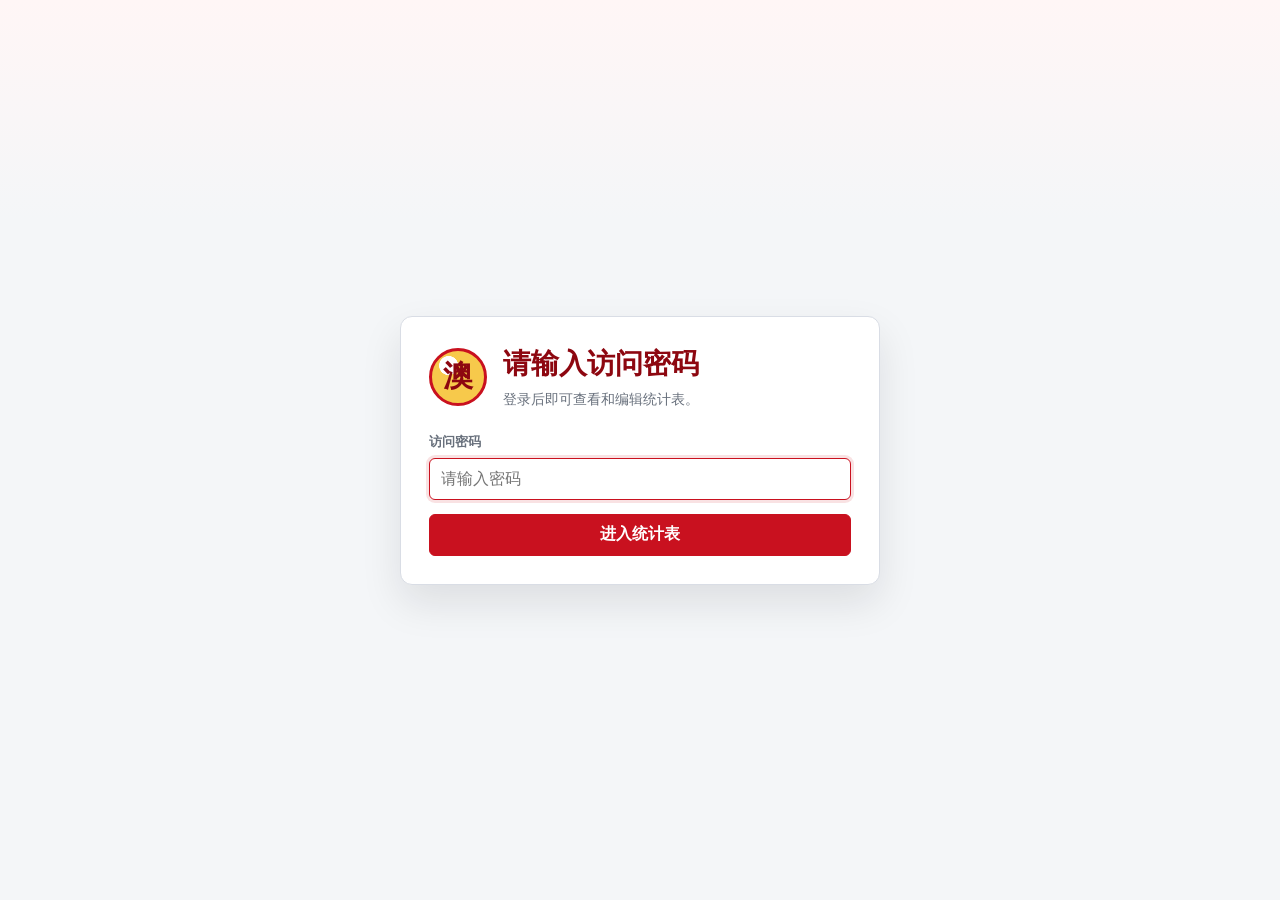
<file: index.html>
<!doctype html>
<html lang="zh-CN">
  <head>
    <meta charset="UTF-8" />
    <meta name="viewport" content="width=device-width, initial-scale=1.0" />
    <title>新澳门六合彩开奖统计表</title>
    <link rel="stylesheet" href="styles.css?v=20260630-3" />
  </head>
  <body>
    <header class="site-header">
      <div class="topline">
        <span id="todayLabel"></span>
        <button id="logoutButton" type="button" class="topline-button" hidden>退出登录</button>
      </div>
      <div class="brand-bar">
        <div class="brand-mark">澳</div>
        <div>
          <h1>新澳门六合彩开奖统计表</h1>
        </div>
      </div>
      <nav class="nav-tabs" aria-label="页面栏目">
        <a href="#records" class="active">开奖记录</a>
        <a href="#picker">挑码助手</a>
      </nav>
    </header>

    <main class="page-shell">
      <div id="recordsView" class="page-view" data-view="records">
        <section id="records" class="panel">
          <div class="section-heading">
            <div>
              <h2>开奖记录</h2>
              <p>添加或删除每期开奖结果，号码会自动生成波色与生肖展示。</p>
            </div>
          </div>

          <form id="recordForm" class="record-form">
            <label>
              <span>期号</span>
              <input id="issueInput" type="text" inputmode="numeric" placeholder="例如 20260620" required />
            </label>
            <label>
              <span>开奖日期</span>
              <input id="dateInput" type="date" required />
            </label>
            <label>
              <span>平码 1-6</span>
              <input id="regularInput" type="text" placeholder="01, 08, 16, 23, 31, 45" required />
            </label>
            <label>
              <span>特码</span>
              <input id="specialInput" type="text" inputmode="numeric" placeholder="49" required />
            </label>
            <button type="submit" class="primary-button">新增记录</button>
          </form>

          <div class="table-wrap">
            <table class="draw-table">
              <colgroup id="recordColGroup"></colgroup>
              <thead>
                <tr id="recordHeadRow"></tr>
              </thead>
              <tbody id="recordBody"></tbody>
            </table>
          </div>
          <div id="recordPagination" class="record-pagination" aria-label="开奖记录分页"></div>
        </section>

        <section id="projects" class="panel">
          <div class="section-heading">
            <div>
              <h2>统计项目管理</h2>
              <p>新增后会自动追加到“特码相加”后面。</p>
            </div>
          </div>

          <form id="projectForm" class="project-form">
            <label class="project-input-wrap">
              <input id="projectInput" type="text" placeholder="例如 特码尾数+1" required />
            </label>
            <button type="submit" class="primary-button">新增项目</button>
          </form>

          <div class="project-tags-panel">
            <span class="project-tags-title">已添加项目</span>
            <div class="project-list" id="projectList" aria-live="polite"></div>
          </div>
        </section>
      </div>

      <div id="pickerView" class="page-view" data-view="picker" hidden>
        <section id="picker" class="panel picker-page-panel">
          <div class="picker-result-heading">
            <div class="picker-result-title-wrap">
              <span class="picker-result-title-bar" aria-hidden="true"></span>
              <h2>挑码结果</h2>
            </div>
          </div>

          <div class="picker-result-stage">
            <div class="picker-result-frame picker-result-stack-frame">
              <section class="picker-result-pane">
                <div class="picker-pane-body">
                  <textarea id="draftBoard" class="picker-draft-input" spellcheck="false" aria-label="草稿区"></textarea>
                </div>
              </section>
              <section class="picker-result-pane">
                <div class="picker-pane-body">
                  <div id="resultBoard" class="picker-result-board" aria-label="挑码结果显示"></div>
                </div>
              </section>
            </div>
          </div>

          <div class="picker-filter-panel">
            <div id="filterGroups" class="filter-groups"></div>
          </div>
        </section>
      </div>
    </main>

    <div id="projectValueModal" class="modal-backdrop" hidden>
      <div class="modal-card" role="dialog" aria-modal="true" aria-labelledby="modalTitle">
        <div class="modal-header">
          <div>
            <h3 id="modalTitle">编辑统计项目</h3>
            <p id="modalMeta"></p>
          </div>
          <button id="closeModalBtn" class="modal-close-button" type="button" aria-label="关闭弹窗">关闭</button>
        </div>

        <form id="projectValueForm" class="modal-form">
          <label>
            <span>项目值</span>
            <input id="modalValueInput" type="text" placeholder="请输入该项目的值" />
          </label>

          <fieldset class="mark-field">
            <legend>对错标识</legend>
            <label class="mark-option">
              <input type="radio" name="projectMark" value="" checked />
              <span>未标识</span>
            </label>
            <label class="mark-option">
              <input type="radio" name="projectMark" value="right" />
              <span>对</span>
            </label>
            <label class="mark-option">
              <input type="radio" name="projectMark" value="wrong" />
              <span>错</span>
            </label>
          </fieldset>

          <div class="modal-actions">
            <button id="clearModalBtn" type="button" class="ghost-button">清空</button>
            <button id="cancelModalBtn" type="button" class="ghost-button">取消</button>
            <button type="submit" class="primary-button">保存</button>
          </div>
        </form>
      </div>
    </div>

    <script src="official-records-2026.js?v=20260628-9"></script>
    <script src="app.js?v=20260630-6"></script>
  </body>
</html>
</file>
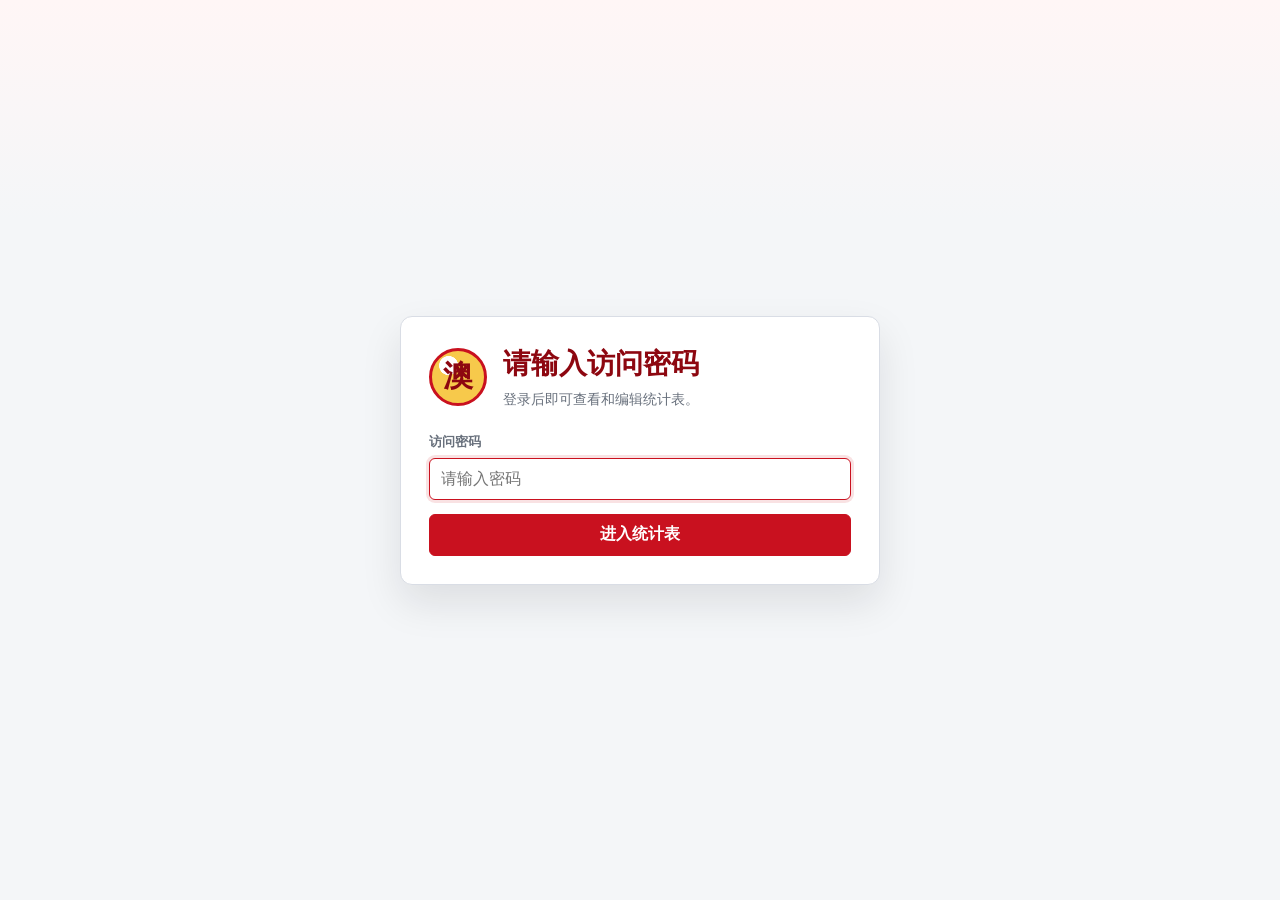
<file: login/index.html>
<!doctype html>
<html lang="zh-CN">
  <head>
    <meta charset="UTF-8" />
    <meta name="viewport" content="width=device-width, initial-scale=1.0" />
    <title>登录 - 新澳门六合彩开奖统计表</title>
    <link rel="stylesheet" href="../styles.css?v=20260630-3" />
  </head>
  <body class="login-body">
    <main class="login-shell">
      <section class="login-panel" aria-labelledby="loginTitle">
        <div class="login-brand">
          <div class="brand-mark">澳</div>
          <div>
            <h1 id="loginTitle">请输入访问密码</h1>
            <p>登录后即可查看和编辑统计表。</p>
          </div>
        </div>

        <form id="loginForm" class="login-form">
          <label>
            <span>访问密码</span>
            <input id="passwordInput" type="password" placeholder="请输入密码" autocomplete="current-password" required />
          </label>
          <button type="submit" class="primary-button">进入统计表</button>
          <p id="loginError" class="login-error" hidden></p>
        </form>
      </section>
    </main>

    <script src="./login.js?v=20260630-3"></script>
  </body>
</html>
</file>
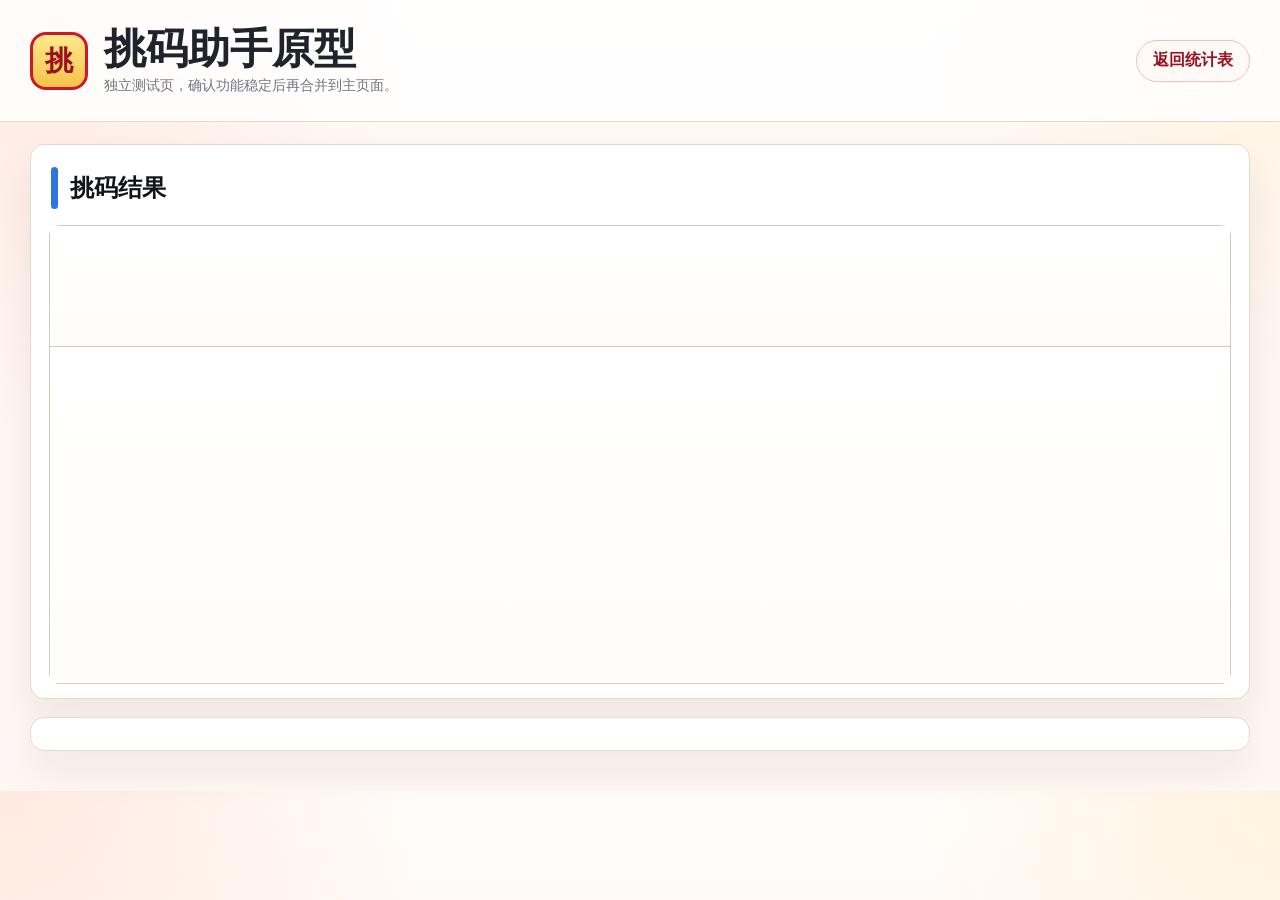
<file: picker/index.html>
<!doctype html>
<html lang="zh-CN">
  <head>
    <meta charset="UTF-8" />
    <meta name="viewport" content="width=device-width, initial-scale=1.0" />
    <title>挑码助手原型</title>
    <link rel="stylesheet" href="picker.css?v=20260629-27" />
  </head>
  <body>
    <header class="picker-header">
      <div class="picker-brand">
        <div class="picker-mark">挑</div>
        <div>
          <h1>挑码助手原型</h1>
          <p>独立测试页，确认功能稳定后再合并到主页面。</p>
        </div>
      </div>
      <a class="picker-backlink" href="../index.html">返回统计表</a>
    </header>

    <main class="picker-shell">
      <section class="picker-panel result-panel">
        <div class="result-heading">
          <div class="result-title-wrap">
            <span class="result-title-bar" aria-hidden="true"></span>
            <h2>挑码结果</h2>
          </div>
        </div>

        <div class="result-stage">
          <div class="result-frame result-stack-frame">
            <section class="result-pane draft-pane">
              <div class="pane-body draft-body">
                <textarea id="draftBoard" class="draft-input" spellcheck="false" aria-label="草稿区"></textarea>
              </div>
            </section>
            <section class="result-pane output-pane">
              <div class="pane-body output-body">
                <div id="resultBoard" class="result-board" aria-label="功能区结果显示"></div>
              </div>
            </section>
          </div>
        </div>
      </section>

      <section class="picker-panel">
        <div id="filterGroups" class="filter-groups"></div>
      </section>

    </main>

    <script type="module" src="picker.js?v=20260629-27"></script>
  </body>
</html>
</file>
<file: styles.css>
:root {
  color-scheme: light;
  --red: #c9111f;
  --deep-red: #8d0710;
  --gold: #f7c94b;
  --ink: #202124;
  --muted: #68707c;
  --line: #d9dde5;
  --paper: #ffffff;
  --bg: #f4f6f8;
  --blue: #1d6fe8;
  --green: #159957;
  --shadow: 0 10px 30px rgba(20, 24, 32, 0.08);
}

* {
  box-sizing: border-box;
}

html {
  scroll-behavior: smooth;
}

body {
  margin: 0;
  font-family: "Microsoft YaHei", "PingFang SC", Arial, sans-serif;
  color: var(--ink);
  background:
    linear-gradient(180deg, #fff6f6 0, #f4f6f8 220px),
    var(--bg);
}

button,
input,
select {
  font: inherit;
}

button {
  cursor: pointer;
}

.site-header {
  background: var(--paper);
  border-bottom: 1px solid var(--line);
  box-shadow: var(--shadow);
}

.topline {
  display: flex;
  justify-content: flex-end;
  align-items: center;
  gap: 16px;
  padding: 8px max(18px, calc((100vw - 1180px) / 2));
  color: #fff;
  background: var(--deep-red);
  font-size: 14px;
}

.topline-button {
  min-height: 30px;
  padding: 0 12px;
  border: 1px solid rgba(255, 255, 255, 0.28);
  border-radius: 999px;
  background: rgba(255, 255, 255, 0.08);
  color: #fff;
  font-weight: 700;
}

.topline-button:hover {
  background: rgba(255, 255, 255, 0.16);
}

.brand-bar {
  display: flex;
  align-items: center;
  gap: 14px;
  max-width: 1180px;
  margin: 0 auto;
  padding: 22px 18px;
}

.brand-mark {
  display: grid;
  width: 58px;
  height: 58px;
  place-items: center;
  border-radius: 50%;
  color: var(--deep-red);
  background: radial-gradient(circle at 32% 28%, #fff 0 18%, var(--gold) 19% 100%);
  border: 3px solid var(--red);
  font-size: 30px;
  font-weight: 800;
}

.brand-bar h1 {
  margin: 0;
  font-size: clamp(24px, 4vw, 38px);
  line-height: 1.15;
  letter-spacing: 0;
}

.nav-tabs {
  display: flex;
  gap: 2px;
  max-width: 1180px;
  margin: 0 auto;
  padding: 0 18px;
  overflow-x: auto;
}

.nav-tabs a {
  min-width: 96px;
  padding: 13px 18px;
  color: var(--ink);
  text-align: center;
  text-decoration: none;
  border: 1px solid var(--line);
  border-bottom: 0;
  border-radius: 6px 6px 0 0;
  background: #f9fafc;
  font-weight: 700;
  white-space: nowrap;
}

.nav-tabs a.active,
.nav-tabs a:hover {
  color: #fff;
  background: var(--red);
  border-color: var(--red);
}

.page-shell {
  width: min(1180px, calc(100% - 28px));
  margin: 18px auto 34px;
}

.panel {
  background: var(--paper);
  border: 1px solid var(--line);
  border-radius: 8px;
}

.panel {
  margin-top: 18px;
  overflow: hidden;
  box-shadow: var(--shadow);
}

.section-heading {
  display: flex;
  align-items: center;
  justify-content: space-between;
  gap: 16px;
  padding: 16px 18px;
  background: linear-gradient(180deg, #fff 0, #fff8f8 100%);
  border-bottom: 1px solid var(--line);
}

.section-heading h2 {
  margin: 0;
  color: var(--deep-red);
  font-size: 22px;
  letter-spacing: 0;
}

.section-heading p {
  margin: 6px 0 0;
  color: var(--muted);
  font-size: 14px;
}

.record-form,
.project-form {
  display: grid;
  grid-template-columns: 1fr 1fr 2fr 1fr auto;
  gap: 12px;
  padding: 16px 18px;
  border-bottom: 1px solid var(--line);
}

.project-form {
  grid-template-columns: minmax(260px, 1fr) auto;
  align-items: end;
}

.project-input-wrap {
  gap: 0;
}

label {
  display: grid;
  gap: 7px;
}

label span {
  color: var(--muted);
  font-size: 13px;
  font-weight: 700;
}

input {
  width: 100%;
  min-height: 42px;
  padding: 9px 11px;
  border: 1px solid #cbd1dc;
  border-radius: 6px;
  background: #fff;
  outline: none;
}

input:focus {
  border-color: var(--red);
  box-shadow: 0 0 0 3px rgba(201, 17, 31, 0.12);
}

.primary-button,
.ghost-button,
.danger-button {
  min-height: 42px;
  padding: 0 16px;
  border-radius: 6px;
  border: 1px solid transparent;
  font-weight: 800;
  white-space: nowrap;
}

.primary-button {
  align-self: end;
  color: #fff;
  background: var(--red);
  border-color: var(--red);
}

.primary-button:hover {
  background: var(--deep-red);
  border-color: var(--deep-red);
}

.ghost-button {
  color: var(--deep-red);
  background: #fff7f7;
  border-color: #f0b9bf;
}

.danger-button {
  min-height: 32px;
  padding: 0 14px;
  color: #fff;
  background: #424b57;
}

.table-wrap {
  overflow-x: auto;
  padding: 0 14px 12px;
}

.draw-table {
  width: auto;
  min-width: 0;
  margin: 0 auto;
  border-collapse: collapse;
  table-layout: auto;
}

.col-issue {
  width: 92px;
}

.col-date {
  width: 112px;
}

.col-regular {
  width: 272px;
}

.col-special {
  width: 58px;
}

.col-tag {
  width: 64px;
}

.col-sum {
  width: 82px;
}

.col-project {
  width: 96px;
}

.col-action {
  width: 64px;
}

.draw-table th,
.draw-table td {
  padding: 12px 6px;
  border-bottom: 1px solid var(--line);
  text-align: center;
  vertical-align: middle;
}

.draw-table th {
  color: #fff;
  background: var(--red);
  font-size: 15px;
}

.draw-table th:first-child {
  border-top-left-radius: 6px;
}

.draw-table th:last-child {
  border-top-right-radius: 6px;
}

.draw-table tbody tr:nth-child(even) {
  background: #fbfcfe;
}

.draw-table tbody tr:hover {
  background: #fff9e8;
}

.balls {
  display: flex;
  justify-content: center;
  gap: 6px;
  flex-wrap: nowrap;
  white-space: nowrap;
}

.ball-pair {
  display: grid;
  justify-items: center;
  gap: 3px;
}

.ball {
  display: grid;
  width: 32px;
  height: 32px;
  place-items: center;
  border-radius: 50%;
  color: #fff;
  font-weight: 900;
  box-shadow: inset 0 -3px 0 rgba(0, 0, 0, 0.18);
}

.ball.red {
  background: var(--red);
}

.ball.blue {
  background: var(--blue);
}

.ball.green {
  background: var(--green);
}

.zodiac {
  font-size: 12px;
  line-height: 1;
  font-weight: 800;
}

.zodiac.red {
  color: var(--red);
}

.zodiac.blue {
  color: var(--blue);
}

.zodiac.green {
  color: var(--green);
}

.special-cell .ball {
  width: 38px;
  height: 38px;
  border: 3px solid var(--gold);
}

.badge {
  display: inline-grid;
  min-width: 46px;
  min-height: 26px;
  place-items: center;
  padding: 4px 10px;
  border-radius: 999px;
  color: var(--deep-red);
  background: #fff0f1;
  border: 1px solid #f0b9bf;
  font-weight: 800;
}

.project-value-button {
  position: relative;
  display: inline-grid;
  place-items: center;
  min-width: 86px;
  min-height: 34px;
  padding: 7px 12px;
  border: 1px solid #d8dce5;
  border-radius: 6px;
  background: #fff;
  color: var(--ink);
  font-weight: 700;
}

.project-value-button.empty {
  color: var(--muted);
  background: #fbfcfe;
}

.project-value-button.filled {
  color: var(--deep-red);
  background: #fff6f6;
  border-color: #f0b9bf;
}

.project-value-button:hover {
  border-color: var(--red);
  box-shadow: 0 0 0 3px rgba(201, 17, 31, 0.08);
}

.project-value-text {
  min-width: 0;
  max-width: 100%;
  overflow: hidden;
  text-overflow: ellipsis;
  line-height: 1.15;
}

.project-mark {
  position: absolute;
  top: -7px;
  right: -7px;
  display: inline-grid;
  width: 18px;
  height: 18px;
  place-items: center;
  border-radius: 50%;
  color: #fff;
  border: 1px solid #fff;
  font-size: 10px;
  font-weight: 900;
  line-height: 1;
  box-shadow: 0 1px 4px rgba(20, 24, 32, 0.2);
}

.project-mark.right {
  background: var(--green);
}

.project-mark.wrong {
  background: var(--red);
}

.modal-backdrop {
  position: fixed;
  inset: 0;
  display: grid;
  place-items: center;
  padding: 16px;
  background: rgba(20, 24, 32, 0.42);
  z-index: 50;
}

.modal-backdrop[hidden] {
  display: none !important;
}

.modal-card {
  width: min(460px, 100%);
  background: var(--paper);
  border-radius: 8px;
  border: 1px solid var(--line);
  box-shadow: 0 18px 50px rgba(20, 24, 32, 0.22);
}

.modal-header {
  display: flex;
  align-items: flex-start;
  justify-content: space-between;
  gap: 14px;
  padding: 18px 18px 14px;
  border-bottom: 1px solid var(--line);
}

.modal-header h3 {
  margin: 0;
  color: var(--deep-red);
  font-size: 20px;
}

.modal-header p {
  margin: 6px 0 0;
  color: var(--muted);
  font-size: 14px;
}

.modal-close-button {
  min-height: 34px;
  padding: 0 12px;
  border: 1px solid #d8dce5;
  border-radius: 6px;
  background: #fff;
  color: var(--muted);
  font-weight: 700;
}

.modal-form {
  display: grid;
  gap: 16px;
  padding: 18px;
}

.mark-field {
  display: flex;
  align-items: center;
  gap: 10px;
  min-width: 0;
  margin: 0;
  padding: 12px;
  border: 1px solid #e4e8ef;
  border-radius: 6px;
  background: #fbfcfe;
}

.mark-field legend {
  padding: 0 6px;
  color: var(--muted);
  font-size: 13px;
  font-weight: 700;
}

.mark-option {
  display: inline-flex;
  align-items: center;
  gap: 5px;
  min-height: 30px;
  padding: 0 10px;
  border: 1px solid #d8dce5;
  border-radius: 999px;
  background: #fff;
  color: var(--ink);
  font-weight: 800;
}

.mark-option input {
  width: 14px;
  min-height: 14px;
  margin: 0;
  accent-color: var(--red);
}

.mark-option span {
  color: inherit;
  font-size: 13px;
}

.modal-actions {
  display: flex;
  justify-content: flex-end;
  gap: 10px;
}

.project-list {
  display: flex;
  flex-wrap: wrap;
  gap: 10px;
}

.project-tags-panel {
  display: grid;
  gap: 12px;
  padding: 14px 18px 18px;
  border-top: 1px solid var(--line);
  background: linear-gradient(180deg, #fffdfd 0, #fff8f8 100%);
}

.project-tags-title {
  color: var(--deep-red);
  font-size: 12px;
  font-weight: 700;
  letter-spacing: 0;
}

.project-chip {
  display: inline-flex;
  align-items: center;
  gap: 8px;
  min-height: 32px;
  padding: 0 8px 0 12px;
  border: 1px solid #efb8bf;
  border-radius: 999px;
  background: #fff5f6;
}

.project-chip strong {
  color: var(--deep-red);
  font-size: 14px;
  font-weight: 800;
}

.chip-remove-button {
  display: grid;
  width: 20px;
  height: 20px;
  place-items: center;
  padding: 0;
  border: 1px solid #efb8bf;
  border-radius: 50%;
  background: #fff;
  color: var(--deep-red);
  font-size: 13px;
  line-height: 1;
  font-weight: 800;
}

.chip-remove-button:hover {
  border-color: var(--red);
  background: #ffe8ea;
}

.record-pagination {
  display: flex;
  align-items: center;
  justify-content: center;
  flex-wrap: wrap;
  gap: 10px;
  padding: 6px 18px 18px;
}

.page-summary {
  color: var(--muted);
  font-size: 13px;
  font-weight: 700;
  white-space: nowrap;
}

.page-numbers {
  display: flex;
  flex-wrap: wrap;
  justify-content: center;
  gap: 8px;
}

.page-button {
  min-width: 38px;
  min-height: 34px;
  padding: 0 12px;
  border: 1px solid #d8dce5;
  border-radius: 6px;
  background: #fff;
  color: var(--ink);
  font-weight: 700;
}

.page-button.active {
  color: #fff;
  background: var(--red);
  border-color: var(--red);
}

.page-button.nav {
  min-width: 74px;
}

.page-button:disabled {
  cursor: default;
  opacity: 0.45;
}

.empty-state {
  display: flex;
  align-items: center;
  justify-content: center;
  min-height: 38px;
  padding: 8px 12px;
  border: 1px solid var(--line);
  border-radius: 6px;
  background: #fbfcfe;
}

.empty-state {
  color: var(--muted);
  text-align: center;
}

.empty-state.compact {
  width: fit-content;
  min-width: 96px;
  border-color: #efb8bf;
  color: var(--deep-red);
  background: #fff5f6;
}

.login-body {
  min-height: 100vh;
  display: grid;
  place-items: center;
  padding: 24px;
}

.login-shell {
  width: min(480px, 100%);
}

.login-panel {
  padding: 28px;
  border: 1px solid var(--line);
  border-radius: 12px;
  background: var(--paper);
  box-shadow: 0 18px 40px rgba(20, 24, 32, 0.1);
}

.login-brand {
  display: flex;
  align-items: center;
  gap: 16px;
  margin-bottom: 24px;
}

.login-brand h1 {
  margin: 0;
  color: var(--deep-red);
  font-size: 28px;
}

.login-brand p {
  margin: 8px 0 0;
  color: var(--muted);
  font-size: 14px;
}

.login-form {
  display: grid;
  gap: 14px;
}

.login-form .primary-button {
  width: 100%;
}

.login-error {
  margin: 0;
  padding: 10px 12px;
  border: 1px solid #efb8bf;
  border-radius: 6px;
  color: var(--deep-red);
  background: #fff5f6;
  font-size: 14px;
}

@media (max-width: 900px) {
  .record-form {
    grid-template-columns: 1fr 1fr;
  }

  .record-form .primary-button {
    grid-column: 1 / -1;
  }

}

@media (max-width: 640px) {
  .topline {
    flex-direction: column;
    align-items: flex-start;
  }

  .brand-bar {
    align-items: flex-start;
  }

  .brand-mark {
    width: 48px;
    height: 48px;
    font-size: 24px;
    flex: 0 0 auto;
  }

  .record-form,
  .project-form {
    grid-template-columns: 1fr;
  }

  .project-tags-panel {
    padding-top: 12px;
  }

  .record-pagination {
    flex-direction: column;
  }

  .modal-actions {
    flex-direction: column;
  }

  .modal-actions .ghost-button,
  .modal-actions .primary-button,
  .modal-close-button {
    width: 100%;
  }

.project-form .primary-button {
    width: 100%;
  }

  .login-panel {
    padding: 22px 18px;
  }

  .login-brand {
    align-items: flex-start;
  }
}

.picker-page-panel {
  overflow: hidden;
}

.picker-result-heading {
  display: flex;
  align-items: flex-end;
  justify-content: space-between;
  gap: 18px;
  padding: 22px 20px 16px;
  border-bottom: 1px solid var(--line);
  background: linear-gradient(180deg, #fff 0, #fff8f8 100%);
}

.picker-result-title-wrap {
  display: inline-flex;
  align-items: center;
  gap: 12px;
}

.picker-result-title-bar {
  width: 7px;
  height: 42px;
  border-radius: 999px;
  background: var(--blue);
}

.picker-result-heading h2 {
  margin: 0;
  color: var(--ink);
  font-size: 24px;
}

.picker-result-stage {
  padding: 18px 18px 14px;
}

.picker-result-frame {
  display: grid;
  padding: 0;
  border: 1px solid #d8c9bf;
  border-radius: 10px;
  background: #fff;
}

.picker-result-stack-frame {
  grid-template-rows: 120px auto;
}

.picker-result-pane {
  min-height: 0;
}

.picker-result-pane + .picker-result-pane {
  border-top: 1px solid #d8c9bf;
}

.picker-pane-body {
  position: relative;
  min-height: 0;
  height: 100%;
}

.picker-draft-input {
  width: 100%;
  min-height: 120px;
  height: 100%;
  padding: 14px 16px;
  border: 0;
  resize: none;
  outline: none;
  background: linear-gradient(180deg, #fff 0, #fffdfb 100%);
  color: var(--ink);
  font-size: 15px;
  line-height: 1.55;
}

.picker-result-board {
  display: grid;
  align-content: flex-start;
  min-height: 336px;
  padding: 0 2px;
  background: linear-gradient(180deg, #fff 0, #fffdfa 100%);
}

.picker-filter-panel {
  border-top: 1px solid var(--line);
  background: linear-gradient(180deg, #fff 0, #fff8f8 100%);
}

.filter-groups {
  display: grid;
  gap: 12px;
  padding: 14px 18px 18px;
}

.filter-group {
  display: grid;
  gap: 14px;
}

.filter-group-head {
  display: flex;
  align-items: center;
  justify-content: space-between;
  gap: 12px;
}

.filter-group-head strong {
  color: var(--ink);
  font-size: 22px;
  line-height: 1.1;
}

.filter-clear-button {
  min-width: 82px;
  min-height: 44px;
  padding: 0 18px;
  border: 2px solid #f0c2bb;
  border-radius: 999px;
  color: var(--deep-red);
  background: #fff9f7;
  font-size: 20px;
  font-weight: 900;
}

.filter-option-row {
  display: flex;
  flex-wrap: wrap;
  gap: 14px;
}

.filter-option {
  min-width: 64px;
  min-height: 46px;
  padding: 0 16px;
  border: 2px solid #d9dde6;
  border-radius: 999px;
  background: #fff;
  color: var(--ink);
  font-size: 20px;
  font-weight: 900;
}

.filter-option.active {
  color: #fff;
  background: var(--red);
  border-color: var(--red);
}

.zodiac-grid {
  display: grid;
  grid-template-columns: 1fr 1fr;
  min-height: 336px;
}

.zodiac-cell {
  display: grid;
  grid-template-columns: 38px 1fr;
  align-items: stretch;
  min-height: 56px;
  border-bottom: 1px solid #eadcd2;
}

.zodiac-cell:nth-child(odd) {
  border-right: 1px solid #eadcd2;
}

.zodiac-cell:nth-last-child(-n + 2) {
  border-bottom: 0;
}

.zodiac-name {
  display: grid;
  place-items: center;
  border-right: 1px solid #efe2d8;
  background: #fffdfc;
  font-size: 16px;
  font-weight: 800;
}

.zodiac-name.zodiac-red {
  color: var(--red);
}

.zodiac-name.zodiac-blue {
  color: var(--blue);
}

.zodiac-name.zodiac-green {
  color: var(--green);
}

.zodiac-values {
  display: flex;
  flex-wrap: wrap;
  align-content: center;
  justify-content: center;
  gap: 14px;
  min-height: 56px;
  padding: 8px 12px;
}

.result-chip {
  position: relative;
  display: inline-grid;
  width: 32px;
  height: 32px;
  place-items: center;
  padding: 0;
  border: 0;
  border-radius: 50%;
  color: #fff;
  font-size: 16px;
  font-weight: 900;
  box-shadow: inset 0 -3px 0 rgba(0, 0, 0, 0.18);
}

.result-chip.red {
  background: var(--red);
}

.result-chip.blue {
  background: var(--blue);
}

.result-chip.green {
  background: var(--green);
}

.result-chip-label {
  line-height: 1;
}

.result-chip-remove {
  position: absolute;
  top: -7px;
  right: -7px;
  display: grid;
  width: 15px;
  height: 15px;
  place-items: center;
  border: 1px solid rgba(204, 24, 40, 0.28);
  border-radius: 50%;
  color: var(--deep-red);
  background: #fff;
  font-size: 11px;
  font-weight: 900;
  line-height: 1;
  box-shadow: 0 1px 4px rgba(20, 24, 32, 0.14);
}

.result-empty-line {
  display: block;
  width: 76px;
  height: 1px;
  border-radius: 999px;
  background: rgba(217, 201, 191, 0.55);
}

@media (max-width: 680px) {
  .picker-result-stage {
    padding: 14px 14px 12px;
  }

  .picker-result-stack-frame {
    grid-template-rows: 110px auto;
  }

  .picker-draft-input {
    min-height: 110px;
  }

  .picker-result-board,
  .zodiac-grid {
    min-height: 228px;
  }

  .zodiac-cell {
    grid-template-columns: 28px 1fr;
    min-height: 46px;
  }

  .zodiac-name {
    font-size: 14px;
  }

  .zodiac-values {
    min-height: 46px;
    padding: 6px;
    gap: 10px;
  }

  .result-chip {
    width: 28px;
    height: 28px;
    font-size: 14px;
  }

  .result-chip-remove {
    top: -6px;
    right: -6px;
    width: 14px;
    height: 14px;
    font-size: 10px;
  }
}
</file>
<file: picker/picker.css>
:root {
  color-scheme: light;
  --bg: #fff7f3;
  --panel: #ffffff;
  --line: #e7d8d0;
  --ink: #1f232b;
  --muted: #6d747f;
  --red: #cc1828;
  --deep-red: #98111d;
  --gold: #f5c349;
  --green: #1d9b5d;
  --blue: #2d74de;
  --soft: #fff1ec;
  --shadow: 0 18px 40px rgba(48, 20, 15, 0.08);
}

* {
  box-sizing: border-box;
}

body {
  margin: 0;
  font-family: "Microsoft YaHei", "PingFang SC", Arial, sans-serif;
  color: var(--ink);
  background:
    radial-gradient(circle at top left, #ffe9df 0, transparent 28%),
    radial-gradient(circle at top right, #fff3df 0, transparent 24%),
    linear-gradient(180deg, #fffdfa 0, var(--bg) 220px);
}

button,
input {
  font: inherit;
}

button {
  cursor: pointer;
}

.picker-header {
  display: flex;
  align-items: center;
  justify-content: space-between;
  gap: 18px;
  padding: 26px max(20px, calc((100vw - 1220px) / 2));
  border-bottom: 1px solid var(--line);
  background: rgba(255, 255, 255, 0.8);
  backdrop-filter: blur(12px);
}

.picker-brand {
  display: flex;
  align-items: center;
  gap: 16px;
}

.picker-mark {
  display: grid;
  width: 58px;
  height: 58px;
  place-items: center;
  border-radius: 16px;
  color: var(--deep-red);
  background: linear-gradient(180deg, #ffe98c 0, var(--gold) 100%);
  border: 3px solid var(--red);
  font-size: 28px;
  font-weight: 900;
}

.picker-brand h1,
.panel-heading h2 {
  margin: 0;
}

.picker-brand h1 {
  font-size: clamp(28px, 3.6vw, 42px);
  line-height: 1.08;
}

.picker-brand p {
  margin: 6px 0 0;
  color: var(--muted);
  font-size: 14px;
}

.picker-backlink {
  display: inline-flex;
  align-items: center;
  min-height: 42px;
  padding: 0 16px;
  border: 1px solid #efc1b9;
  border-radius: 999px;
  color: var(--deep-red);
  background: #fffaf8;
  text-decoration: none;
  font-weight: 800;
}

.picker-shell {
  width: min(1220px, calc(100% - 28px));
  margin: 22px auto 40px;
  display: grid;
  gap: 18px;
}

.result-panel {
  border-top: 3px solid var(--gold);
}

.picker-panel {
  background: var(--panel);
  border: 1px solid var(--line);
  border-radius: 14px;
  box-shadow: var(--shadow);
  overflow: hidden;
}

.panel-heading {
  display: flex;
  align-items: flex-start;
  justify-content: space-between;
  gap: 16px;
  padding: 18px 20px;
  border-bottom: 1px solid var(--line);
  background: linear-gradient(180deg, #fff 0, #fff6f2 100%);
}

.panel-heading.compact {
  align-items: center;
}

.result-heading {
  display: flex;
  align-items: flex-end;
  justify-content: space-between;
  gap: 18px;
  padding: 22px 20px 16px;
}

.result-title-wrap {
  display: inline-flex;
  align-items: center;
  gap: 12px;
}

.result-title-bar {
  width: 7px;
  height: 42px;
  border-radius: 999px;
  background: var(--blue);
}

.result-heading h2 {
  margin: 0;
  color: #11151b;
  font-size: 24px;
}

.panel-heading h2 {
  color: var(--deep-red);
  font-size: 24px;
}

.heading-actions,
.heading-meta {
  display: flex;
  align-items: center;
  gap: 10px;
  flex-wrap: wrap;
}

.mode-button,
.primary-button,
.ghost-button {
  min-height: 40px;
  padding: 0 16px;
  border-radius: 999px;
  border: 1px solid transparent;
  font-weight: 800;
}

.primary-button {
  color: #fff;
  background: var(--red);
  border-color: var(--red);
}

.ghost-button {
  color: var(--deep-red);
  background: #fff7f4;
  border-color: #efc1b9;
}

.blue-ghost {
  color: #2348a2;
  background: #fff;
  border-color: #2a54bc;
}

.filter-groups {
  display: grid;
  gap: 12px;
  padding: 14px 18px 18px;
}

.filter-group {
  display: grid;
  gap: 14px;
}

.filter-group-head {
  display: flex;
  align-items: center;
  justify-content: space-between;
  gap: 12px;
}

.filter-group-head strong {
  color: #1f232b;
  font-size: 22px;
  line-height: 1.1;
}

.filter-clear-button {
  min-width: 82px;
  min-height: 44px;
  padding: 0 18px;
  border: 2px solid #f0c2bb;
  border-radius: 999px;
  color: var(--deep-red);
  background: #fff9f7;
  font-size: 20px;
  font-weight: 900;
}

.filter-option-row {
  display: flex;
  flex-wrap: wrap;
  gap: 14px;
}

.filter-option {
  min-width: 64px;
  min-height: 46px;
  padding: 0 16px;
  border: 2px solid #d9dde6;
  border-radius: 999px;
  background: #fff;
  color: var(--ink);
  font-size: 20px;
  font-weight: 900;
}

.filter-option.active {
  color: #fff;
  background: var(--deep-red);
  border-color: var(--deep-red);
}

.result-stage {
  padding: 0 18px 14px;
}

.result-frame {
  display: grid;
  padding: 0;
  border: 1px solid #d8c9bf;
  border-radius: 10px;
  background: #fff;
}

.result-stack-frame {
  grid-template-rows: 120px auto;
}

.result-pane {
  min-height: 0;
}

.result-pane + .result-pane {
  border-top: 1px solid #d8c9bf;
  border-left: 0;
}

.pane-body {
  position: relative;
  min-height: 0;
  height: 100%;
}

.draft-input {
  width: 100%;
  min-height: 120px;
  height: 100%;
  padding: 14px 16px;
  border: 0;
  resize: none;
  outline: none;
  background: linear-gradient(180deg, #fff 0, #fffdfb 100%);
  color: var(--ink);
  font-size: 15px;
  line-height: 1.55;
}

.result-board {
  display: grid;
  align-content: flex-start;
  min-height: 336px;
  padding: 0 2px;
  background: linear-gradient(180deg, #fff 0, #fffdfa 100%);
}

.zodiac-grid {
  display: grid;
  grid-template-columns: 1fr 1fr;
  min-height: 336px;
}

.zodiac-cell {
  display: grid;
  grid-template-columns: 38px 1fr;
  align-items: stretch;
  min-height: 56px;
  border-bottom: 1px solid #eadcd2;
}

.zodiac-cell:nth-child(odd) {
  border-right: 1px solid #eadcd2;
}

.zodiac-cell:nth-last-child(-n + 2) {
  border-bottom: 0;
}

.zodiac-name {
  display: grid;
  place-items: center;
  border-right: 1px solid #efe2d8;
  background: #fffdfc;
  font-size: 16px;
  font-weight: 800;
}

.zodiac-name.zodiac-red {
  color: var(--red);
}

.zodiac-name.zodiac-blue {
  color: var(--blue);
}

.zodiac-name.zodiac-green {
  color: var(--green);
}

.zodiac-values {
  display: flex;
  flex-wrap: wrap;
  align-content: center;
  justify-content: center;
  gap: 14px;
  min-height: 56px;
  padding: 8px 12px;
}

.result-chip {
  position: relative;
  display: inline-grid;
  width: 32px;
  height: 32px;
  place-items: center;
  padding: 0;
  border: 0;
  border-radius: 50%;
  color: #fff;
  font-size: 16px;
  font-weight: 900;
  box-shadow: inset 0 -3px 0 rgba(0, 0, 0, 0.18);
}

.result-chip-label {
  line-height: 1;
}

.result-chip-remove {
  position: absolute;
  top: -7px;
  right: -7px;
  display: grid;
  width: 15px;
  height: 15px;
  place-items: center;
  border: 1px solid rgba(204, 24, 40, 0.28);
  border-radius: 50%;
  color: var(--deep-red);
  background: #fff;
  font-size: 11px;
  font-weight: 900;
  line-height: 1;
  box-shadow: 0 1px 4px rgba(48, 20, 15, 0.14);
}

.result-chip.red {
  background: var(--red);
}

.result-chip.blue {
  background: var(--blue);
}

.result-chip.green {
  background: var(--green);
}

.result-empty {
  display: inline-block;
  width: 100%;
  min-height: 2px;
}

.result-empty-line {
  display: block;
  width: 76px;
  height: 1px;
  border-radius: 999px;
  background: rgba(217, 201, 191, 0.55);
}

@media (max-width: 980px) {
}

@media (max-width: 680px) {
  .picker-header {
    align-items: flex-start;
    flex-direction: column;
  }

  .panel-heading,
  .panel-heading.compact {
    align-items: flex-start;
    flex-direction: column;
  }

  .result-pane,
  .pane-body,
  .result-board,
  .zodiac-grid {
    min-height: 228px;
  }

  .result-stack-frame {
    grid-template-rows: 110px auto;
  }

  .draft-input {
    min-height: 110px;
  }

  .draft-input,
  .result-board {
    padding: 10px;
  }

  .zodiac-cell {
    grid-template-columns: 28px 1fr;
    min-height: 46px;
  }

  .zodiac-name {
    font-size: 14px;
  }

  .zodiac-values {
    min-height: 46px;
    padding: 6px;
    gap: 10px;
  }

  .result-chip {
    width: 28px;
    height: 28px;
    font-size: 14px;
  }

  .result-chip-remove {
    top: -6px;
    right: -6px;
    width: 14px;
    height: 14px;
    font-size: 10px;
  }

  .result-empty-line {
    width: 54px;
  }
}
</file>
